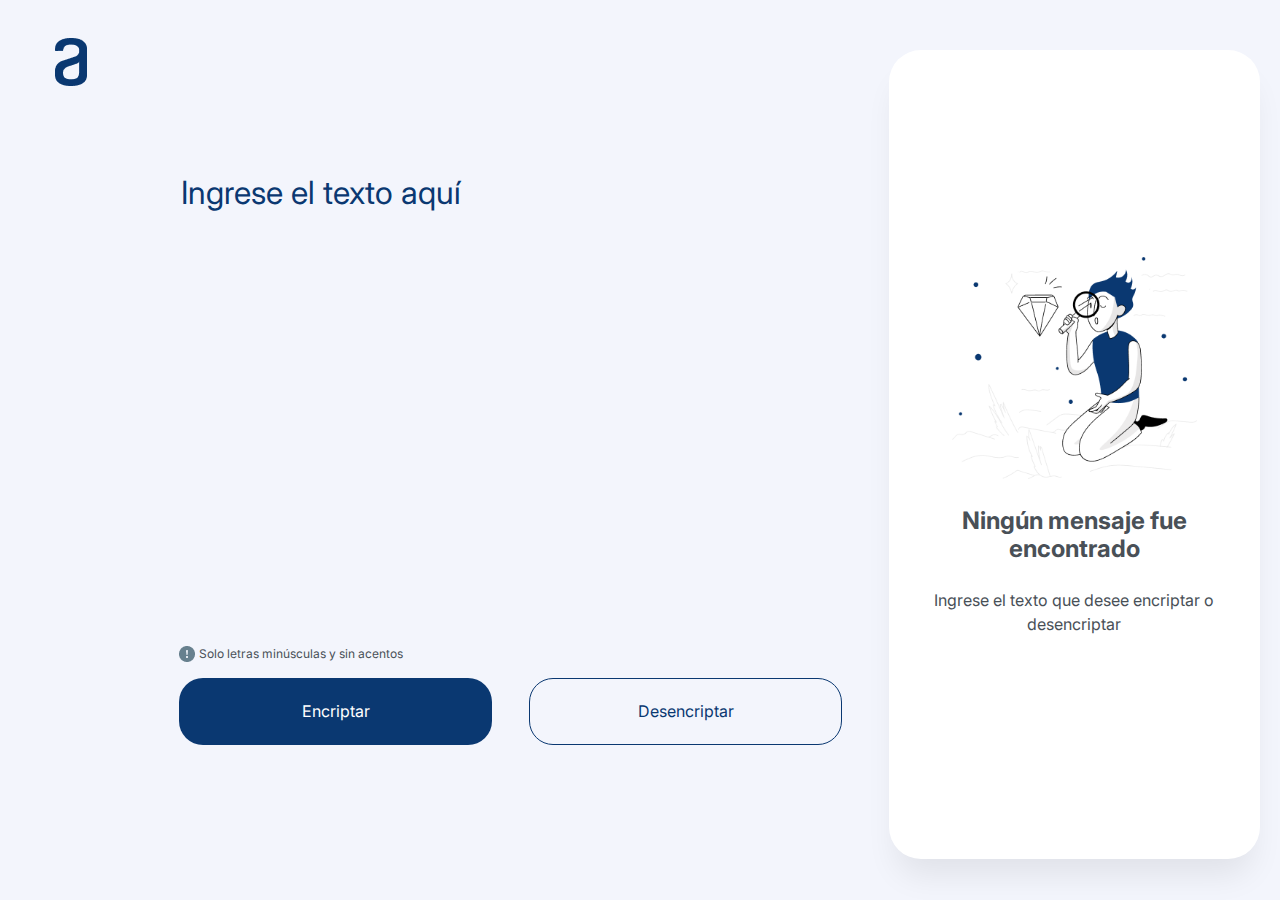
<file: Challenge 1 - Encriptador/index.html>
<!DOCTYPE html>
<html lang="es">
<head>
    <meta charset="UTF-8">
    <meta name="viewport" content="width=device-width, initial-scale=1.0">
    <title>Encriptador</title>
    <link rel="stylesheet" href="normalize.css">
    <link rel="stylesheet" href="styles.css">
    <link rel="preconnect" href="https://fonts.googleapis.com">
    <link rel="preconnect" href="https://fonts.gstatic.com" crossorigin>
    <link href="https://fonts.googleapis.com/css2?family=Inter&display=swap" rel="stylesheet">
</head>
<body>
    <main>
        <div class="logo_container">
            <img src="imagenes/Vectormobile_logo.png" alt="logo" class="logo">
        </div>
        <section class="entrada">
            <div class="texto centrado">
                <textarea id="entry" placeholder="Ingrese el texto aquí"></textarea>
            </div>
            <div class="opciones centrado">
                <div class="advertencia">
                    <img src="imagenes/Vectoradvertiment_logo.png" alt=" simbolo de advertencia">
                    <span>Solo letras minúsculas y sin acentos</span>
                </div>
                <div class="botones">
                    <button id="encriptar" class="encriptar">Encriptar</button>
                    <button id="desencriptar" class="desencriptar">Desencriptar</button>
                </div>
            </div>
        </section>
        <section class="salida">
            <div class="resultado centrado">
                <div id="antes_container" class="antes_container">
                    <div class="muneco_container">
                        <img src="imagenes/Muñecomuneco.png" alt="Un muñeco con lupa">
                    </div>
                    <p id="titulo_resultado">Ningún mensaje fue encontrado</p>
                    <p id="mensaje_resultado">Ingrese el texto que desee encriptar o desencriptar</p>
                </div>
                <div id="despues_container" class="despues_container">
                    <p id="texto_encriptado"></p>
                </div>
                <button id="copiar" class="desencriptar">Copiar</button>
            </div>
        </section>
    </main>
    <script src="scripts/encriptar.js"></script>
    <script src="scripts/desencriptar.js"></script>
    <script src="scripts/borrar.js"></script>
</body>
</html>
</file>
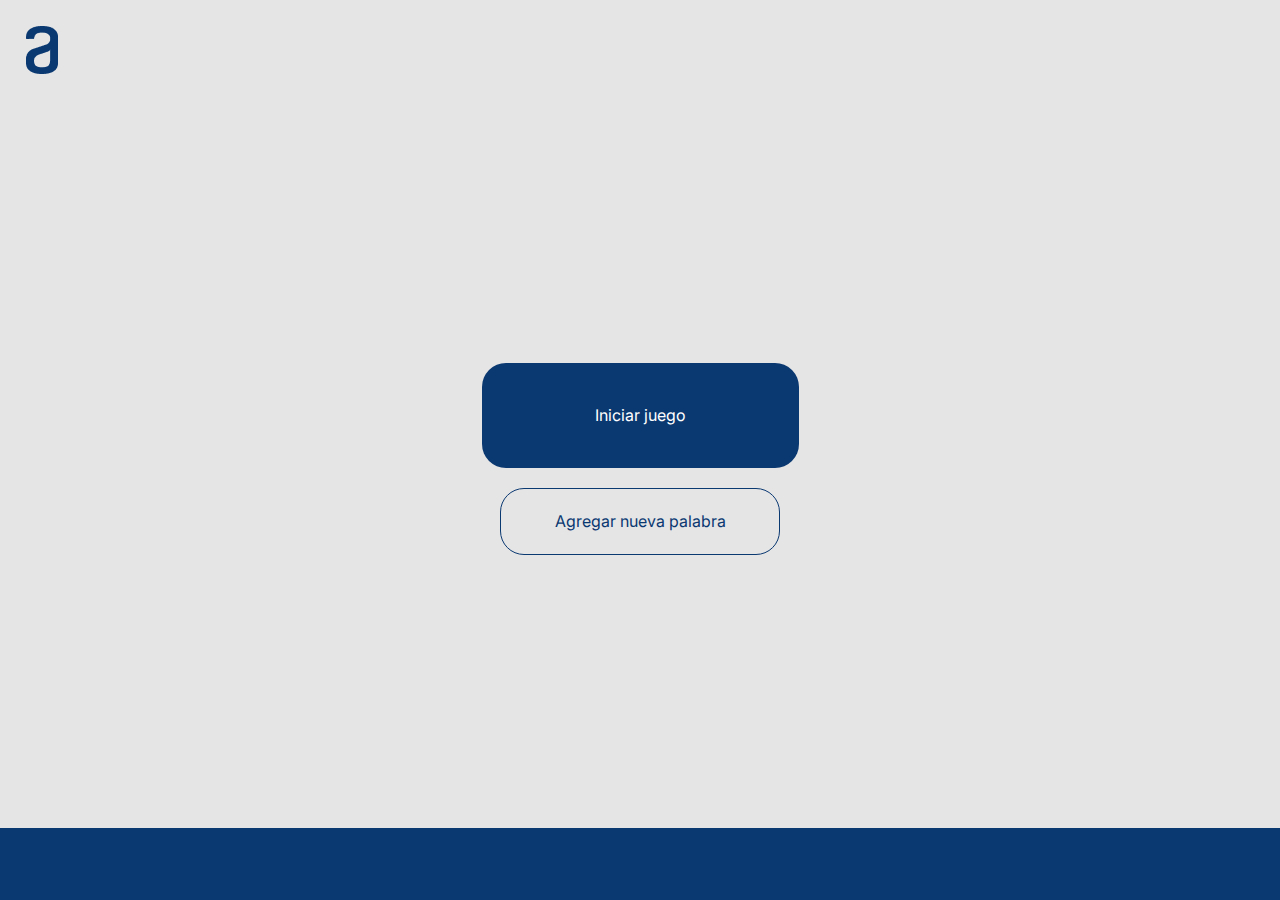
<file: Challenge 2 - Ahorcado/index.html>
<!DOCTYPE html>
<html lang="es">
<head>
    <meta charset="UTF-8">
    <meta http-equiv="X-UA-Compatible" content="IE=edge">
    <meta name="viewport" content="width=device-width, initial-scale=1.0">
    <link rel="stylesheet" href="normalize.css">
    <link rel="preconnect" href="https://fonts.googleapis.com">
    <link rel="preconnect" href="https://fonts.gstatic.com" crossorigin>
    <link href="https://fonts.googleapis.com/css2?family=Inter&display=swap" rel="stylesheet">
    <link rel="stylesheet" href="styles.css">
    <title>Ahorcado</title>
</head>
<body>
    <header>
        <img src="imagenes/logo.png" alt="logo">
    </header>
    <div class="pantalla-inicio">
        <button class="iniciar boton1 boton">Iniciar juego</button>
        <button class="agregar boton2 boton">Agregar nueva palabra</button>
    </div>
    <div class=" active crear-palabra">
        <textarea maxlength="8" id="palabra-agregar" class="palabra-agregar" placeholder="Ingrese una palabra"></textarea>
        <div class="advertencia">
            <img src="imagenes/advertencia_logo.png" alt="Simbolo de advertencia">
            <span>Máx. de 8 letras</span>
        </div>
        <div class="opciones">
            <button class="guardar boton3 boton">Guardar y empezar</button>
            <button class="cancelar boton4 boton">Cancelar</button>
        </div>
    </div>
    <div class="active juego">
        <div class="ahorcado" for="entrada">
            <div class="base"></div>
            <div class="palo-vertical">
                <div class="palo-horizontal"></div>
                <div class="persona">
                    <div class="cuerda intento"></div>
                    <div class="cabeza intento"></div>
                    <div class="torso intento">
                        <div class="mano1 intento"></div>
                        <div class="mano2 intento"></div>
                        <div class="pata1 intento"></div>
                        <div class="pata2 intento"></div>
                    </div>
                </div>
            </div>
        </div>
        <div class="juego-resultados">
            <div class="letras">
                <div class="letra active"><p class="letra-valor"></p><div></div></div>
                <div class="letra active"><p class="letra-valor"></p><div></div></div>
                <div class="letra active"><p class="letra-valor"></p><div></div></div>
                <div class="letra active"><p class="letra-valor"></p><div></div></div>
                <div class="letra active"><p class="letra-valor"></p><div></div></div>
                <div class="letra active"><p class="letra-valor"></p><div></div></div>
                <div class="letra active"><p class="letra-valor"></p><div></div></div>
                <div class="letra active"><p class="letra-valor"></p><div></div></div>
            </div>
            <div class="letras-usadas">
                
            </div>
        </div>
        <div class="juego-opciones">
            <button class="nuevo-juego boton3 boton">Nuevo juego</button>
            <button class="desistir boton4 boton">Desistir</button>
        </div>
        <input type="text" id="entrada" name="entrada">
    </div>
    <footer>

    </footer>
    <script src="scripts/inicio.js"></script>
    <script src="scripts/juego.js"></script>
    <script src="scripts/guardarPalabra.js"></script>
</body>
</html>
</file>
<file: Challenge 1 - Encriptador/styles.css>
body {
    background-color: #F3F5FC;
    font-family: 'Inter', sans-serif;
}

/* Estilos generales */
.centrado {
    width: 90%;
    margin: 20px auto;
}
/* Logo */
main .logo_container {
    height: 150px;
}
main .logo_container .logo {
    position: absolute;
    left: 4.27%;
    right: 87.2%;
    top: 4.27%;
    bottom: 25%;
}

/* Area de texto */
main .entrada {
    width: 100%;
}

main .entrada .texto {
    height: 25vh;
}

main .entrada .texto textarea {
    text-align: left;
    background-color: transparent;
    resize: none;
    border: 0;
    width: 100%;
    height: 100%;
    font-size: 32px;
    font-weight: 400;
    font-family: "Inter";
    outline: 0;
    color: #0A3871;
}
main .entrada .texto textarea::placeholder {
    color: #0A3871;
}

/* Advertencia */

main .entrada .opciones .advertencia {
    margin-bottom: 15px;
} 
main .entrada .advertencia span,main .entrada .advertencia img {
    font-style: normal;
    font-weight: 400;
    font-size: 12px;
    line-height: 150%;
    color: #495057;
    vertical-align: middle;
}

/* Botones */
main button {
    border: none;
    width: 100%;
    height: 67px;
    background: #0A3871;
    border-radius: 24px;
    font-weight: 400;
    font-size: 16px;
    line-height: 19px;
    text-align: center;
    cursor: pointer;
}

main .entrada .botones .encriptar {
    background-color: #0A3871;
    color: #fff;
    margin-bottom: 30px;
    transition: 400ms all;
}
main .entrada .botones .encriptar:active {
    transform: scale(0.98);
}

main .desencriptar {
    background-color: transparent;
    color: #0A3871;
    border: 1px solid #0A3871;
    transition: 400ms all;
}
main .desencriptar:active {
    transform: scale(0.98);
}

/* Bandeja donde se muestra el resultado */
main .salida {
    width: 100%;
    padding-top: 30px;
}

main .salida .resultado {
    padding: 32px;
    box-shadow: 0px 24px 32px -8px rgba(0, 0, 0, 0.08);
    background-color: #fff;
    border-radius: 32px;
}


main .salida .resultado .muneco_container {
    display: none;
}
main .salida .resultado p {
    text-align: center;
    font-weight: 400;
    font-size: 16px;
    line-height: 150%; 
    color: #495057;
}
main .salida .resultado p:nth-child(2) {
    font-weight: 700;
    font-size: 24px;
    line-height: 120%;
} 

main .salida .despues_container{
    overflow-y: auto;
}

main .salida .despues_container p {
    overflow-y: auto;
    margin-top: 0;
    text-align: left;
    height: 90%;
    margin-bottom: 40px;  /* texto de resultado */
}

main .salida .despues_container, #copiar {
    display: none;
}
#campoCopiar {
    display: none;
}




/* Diseño Responsive */
/* Tablets */
@media screen and (min-width: 500px) {
    .centrado {
        width: 94%;
        margin: 20px auto;
    }
    header {
        height: 200px;
    }
    main .entrada .texto {
        height: 40vh;
    }
    main .entrada .botones button {
        width: 47%;
    }
    main .entrada .botones .encriptar {
        margin-bottom: 0;
        margin-right: 5%;
    }
}





/* Desktop */
@media screen and (min-width: 1024px) {
    main .logo_container {
        display: inline-block;
        height: 150px;
        width: 50%;
    }
    .centrado {
        width: 65%;
        margin: 20px auto;
    }
    main .entrada {
        width: 80%;
        display: inline-block;
    }
    main .entrada .texto {
        height: 50vh;
    }
    main .entrada .texto textarea {
        height: 90%;
    }
    main .salida {
        width: 29%;
        height: 100vh;
        padding-top: 30px;
        display: inline-block;
        position: absolute;
        top: 0;
        right: 20px;
    }
    main .salida .resultado {
        width: 100%;
        height: 93%;
        display: flex;
        flex-direction: column;
        justify-content: center;
    }
    
    main .salida .antes_container .muneco_container {
        display: block;
        width: 80%;
        margin: 0 auto;   
    }
    main .salida .resultado .muneco_container img {
        width: 100%;   
    }
    main .salida .despues_container  {
        height:100%;
    }
    #texto_encriptado {
        margin-bottom: 0;
    }
}
</file>
<file: Challenge 2 - Ahorcado/styles.css>
body {
    background-color: #e5e5e5;
    font-family: 'Inter', sans-serif;
}

/* Logo */
header {
    height: 10vh;
    width: 100%;
}

header img {
    margin: 2%;
}

/* Footer */

footer {
    width: 100%;
    height: 8vh;
    background-color: #0A3871;
}
/* Pantalla de inicio */
.pantalla-inicio {
    height: 82vh;
    width: 100%;
    display: flex;
    flex-direction: column;
    align-items: center;
    justify-content: center;
    gap: 20px;
}


.boton {
    color: #fff;
    font-family: 'Inter', sans-serif;
    font-style: normal;
    font-weight: 400;
    font-size: 16px;
    line-height: 19px;
    text-align: center;
    background: #0A3871;
    border-radius: 24px;
    cursor: pointer;
    border: none;
}
.boton1 {
    max-width: 317px;
    height: 105px;
    width: 85%;
}

.boton2 {
    color: #0A3871;
    height: 67px;
    width: 68%;
    max-width: 280px;
    background-color: transparent;
    border: 1px solid #0A3871;
}

/* Pantalla de agregar palabra */

.crear-palabra {
    height: 82vh;
    display: flex;
    flex-direction: column;
    align-items: center;
    gap: 20px
}

.palabra-agregar {
    width: 90%;
    height: 55%;
    background: transparent;
    color: #0A3871;
    outline: 0;
    font-weight: 400;
    font-size: 32px;
    line-height: 150%;
    text-transform: uppercase;
    border: none;
    resize: none;
}

.palabra-agregar::placeholder {
    color: #0A3871;
    font-style: normal;
    font-weight: 400;
    font-size: 32px;
    line-height: 150%;
    text-transform: none;
}

.advertencia {
    width: 90%;
    display: flex;
    align-items: center;
    gap: 10px;
    flex-wrap: wrap;
}

.advertencia span {
    font-style: normal;
    font-weight: 400;
    font-size: 12px;
    line-height: 150%
}

.opciones{
    width: 90%;
    display: flex;
    justify-content: center;
    align-items: center;
    gap: 20px;
    flex-wrap: wrap;
}

.boton3 {
    min-width: 100%;
    height: 67px;
}

.boton4 {
    color: #0A3871;
    min-width: 100%;
    height: 67px;
    background-color: transparent;
    border: 1px solid #0A3871;
}

/* Pantalla de juego */


.juego {
    width: 100%;
    height: 82vh;
    display: flex;
    flex-direction: column;
    align-items: center;
    gap: 20px;
}

/* Muñeco del ahorcado */

.ahorcado {
    width: 90%;
    max-width: 450px;
    height: 40vh;
    position: relative;
}


.base {
    height: 5px;
    width: 100%;
    background-color: #0A3871;
    position: absolute;
    bottom: 0;
    border-radius: 5px;
}


.palo-vertical {
    height: 90%;
    width: 60%;
    background-color: transparent;
    position: absolute;
    left: 30%;
    bottom: 0;
    border-left: 5px solid #0A3871;
}


.palo-horizontal {
    height: 5px;
    width: 60%;
    position: absolute;
    background-color: #0A3871;

}


.persona {
    height: 100%;
    width: 50%;
    background-color: transparent;
    position: absolute;
    left: 35%;
    display: flex;
    flex-direction: column;
    align-items: center;
    justify-content: flex-start;
}


.cuerda {
    height: 10%;
    width: 5px;
    background-color: #0A3871;
}


.cabeza {
    height: 50px;
    width: 50px;
    background-color: transparent;
    border: 5px solid #0A3871;
    border-radius: 100%;
}


.torso {
    height: 40%;
    width: 5px;
    background-color: #0A3871;
    position: relative;
}


.mano1 {
    height: 5px;
    width: 60px;
    background-color: #0a3871;
    position: absolute;
    top: 0;
}

.mano2 {
    height: 5px;
    width: 60px;
    background-color: #0a3871;
    position: absolute;
    top: 0;
    left: -60px;
}

.pata1 {
    height: 5px;
    width: 60px;
    background-color: #0a3871;
    position: absolute;
    bottom: 0;
}

.pata2 {
    height: 5px;
    width: 60px;
    background-color: #0a3871;
    position: absolute;
    bottom: 0;
    left: -60px;
}



/* */
.juego-resultados {
    width: 90%;
    max-width: 436px;
}


.letras {
    width: 100%;
    display: flex;
    align-items: center;
    justify-content: center;
    flex-wrap: wrap;
}

.letra {
    max-width: 48px;
    flex-grow: 1;
    position: relative;
    display: flex;
    flex-direction: column;
    align-items: center;

}


.letra div {
    height: 4px;
    width: calc(100% - 7px);
    background-color: #0A3871;
    border-radius: 5px;
    position: absolute;
    bottom: -25%;
}


.letra p {
    color: #0A3871;
    font-size: 24px;
    margin: 0;
    text-transform: uppercase;
    height: 27.6px;

}


.letras-usadas {
    height: 13vh;
    margin-top: 10px;
}


.juego-opciones {
    max-width: 700px;
    width: 90%;
    display: flex;
    justify-content: center;
    align-items: center;
    gap: 20px;
    flex-wrap: wrap;
}

/* Configuración general */
.active {
    display: none;
}

#entrada {
    position: absolute;
}
/* Diseño adaptable */

/* Tablets */

@media screen and (min-width: 500px) {
    /* Pantalla de crear palabra */
    .palabra-agregar {
        padding-top: 40px;
        height: 70%;
    }

    .opciones {
        gap: 4%;
    }
    
    .boton3 {
        min-width: 48%;
    }
    
    .boton4 {
        min-width: 48%;
    }

    /* Pantalla de juego */

    .juego-opciones {
        gap: 4%;
    }
    
    .letra {
        max-width: 80px;
    }

    .letra p {
        font-size: 48px;
        height: 56px;
    }
}

/* Desktop */

@media screen and (min-width: 1024px) {
    .crear-palabra {
        padding: 0 250px 150px;
    }

    
    .letra p {
        height: 56px;
    }

    .juego {
        padding: 0 250px 50px;
    }
}
</file>
